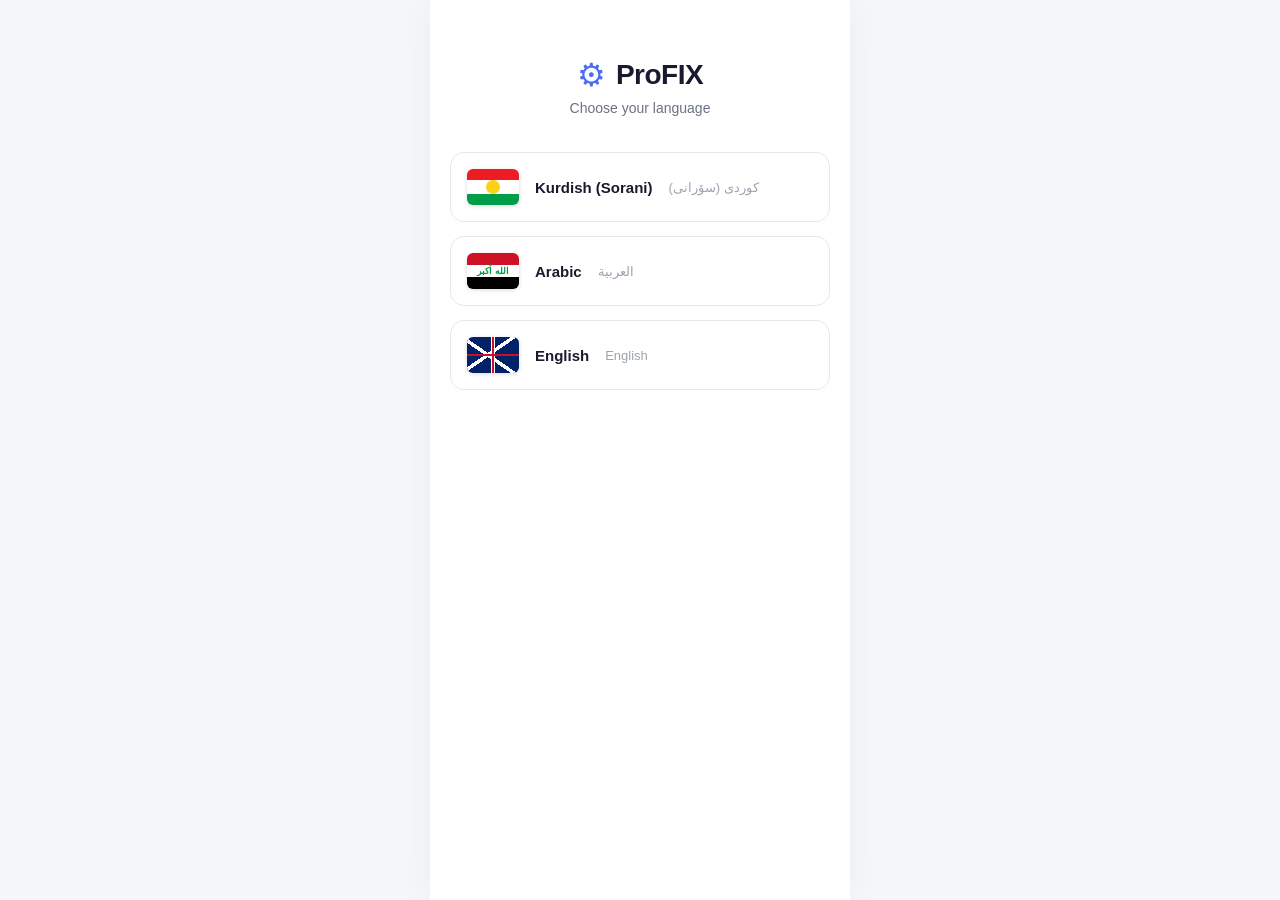
<file: index.html>
<!DOCTYPE html>
<html lang="en">
<head>
  <meta charset="UTF-8">
  <meta name="viewport" content="width=device-width, initial-scale=1.0, maximum-scale=1.0, user-scalable=no">
  <title>ProFIX</title>
  <link rel="stylesheet" href="style.css">
  <link rel="stylesheet" href="home.css">
</head>
<body>
  <div class="container">

    <!-- LANGUAGE -->
    <div id="s-language" class="screen hidden">
      <div class="header">
        <div class="logo">
          <span class="logo-icon">&#9881;</span>
          <h1 data-i18n="appName">ProFIX</h1>
        </div>
        <p class="subtitle" data-i18n="langTitle">Choose your language</p>
      </div>
      <div class="lang-grid">
        <div class="lang-card" data-lang="ku">
          <div class="flag flag-kurdish">
            <div class="flag-stripe red"></div>
            <div class="flag-stripe white"><span class="sun"></span></div>
            <div class="flag-stripe green"></div>
          </div>
          <span class="lang-name">Kurdish (Sorani)</span>
          <span class="lang-native">کوردی (سۆرانی)</span>
        </div>
        <div class="lang-card" data-lang="ar">
          <div class="flag flag-iraq">
            <div class="flag-stripe red"></div>
            <div class="flag-stripe white"><span class="takbir">الله أكبر</span></div>
            <div class="flag-stripe black"></div>
          </div>
          <span class="lang-name">Arabic</span>
          <span class="lang-native">العربية</span>
        </div>
        <div class="lang-card" data-lang="en">
          <div class="flag flag-uk">
            <div class="uk-diag"></div>
            <div class="uk-cross"></div>
            <div class="uk-red"></div>
          </div>
          <span class="lang-name">English</span>
          <span class="lang-native">English</span>
        </div>
      </div>
    </div>

    <!-- SIGNUP -->
    <div id="s-signup" class="screen hidden">
      <button class="btn-back" data-sc="language" aria-label="Back">&#8592;</button>
      <div class="header">
        <div class="logo">
          <span class="logo-icon">&#9881;</span>
          <h1 data-i18n="appName">ProFIX</h1>
        </div>
        <p class="subtitle" data-i18n="signupSubtitle">Fix it with ProFIX</p>
      </div>

      <form id="signupForm" class="signup-form" novalidate>
        <p class="step-label" data-i18n="createAccount">Create your account</p>

        <div class="input-group">
          <label data-i18n="fullName">Full Name</label>
          <input type="text" id="fn" name="fn" placeholder="John Doe" autocomplete="name">
          <span class="error-message" id="fnE"></span>
        </div>
        <div class="input-group">
          <label data-i18n="email">Email Address</label>
          <input type="email" id="em" name="em" placeholder="john@example.com" autocomplete="email">
          <span class="error-message" id="emE"></span>
        </div>
        <div class="input-group">
          <label data-i18n="phone">Phone Number <span class="whatsapp-badge">&#9900; WhatsApp</span></label>
          <input type="tel" id="ph" name="ph" placeholder="+1 555-1234" autocomplete="tel">
          <span class="error-message" id="phE"></span>
          <span class="field-note" data-i18n="whatsappNote">Must be a WhatsApp-enabled number</span>
        </div>
        <div class="input-group">
          <label data-i18n="password">Password</label>
          <input type="password" id="pw" name="pw" placeholder="Min. 6 characters" autocomplete="new-password">
          <span class="error-message" id="pwE"></span>
        </div>
        <div class="input-group">
          <label data-i18n="address">Address</label>
          <div class="address-wrapper">
            <input type="text" id="ad" name="ad" placeholder="123 Main St, City" autocomplete="street-address">
            <button type="button" id="dl" class="btn-detect" data-i18n-t="detectLocation" title="Detect location">
              <span id="li">&#9678;</span>
            </button>
          </div>
          <span class="error-message" id="adE"></span>
          <span id="ls" class="loc-status"></span>
        </div>

        <button type="submit" class="btn-primary" data-i18n="createAccountBtn">Create Account</button>

        <p class="switch-prompt">
          <span data-i18n="haveAccount">Already have an account?</span> <a href="#" data-sc="login" data-i18n="logIn">Log In</a>
        </p>
      </form>

      <div id="signupSuccess" class="success-message hidden">
        <div class="success-icon">&#10003;</div>
        <h2 data-i18n="accountCreated">Account Created!</h2>
        <p data-i18n="welcomeMsg">Welcome to ProFIX.</p>
        <button class="btn-primary" id="goHome" data-i18n="browseServices">Browse Services</button>
      </div>
    </div>

    <!-- LOGIN -->
    <div id="s-login" class="screen hidden">
      <button class="btn-back" data-sc="language" aria-label="Back">&#8592;</button>
      <div class="header">
        <div class="logo">
          <span class="logo-icon">&#9881;</span>
          <h1 data-i18n="appName">ProFIX</h1>
        </div>
        <p class="subtitle" data-i18n="welcomeBack">Welcome back</p>
      </div>

      <form id="loginForm" class="signup-form" novalidate>
        <p class="step-label" data-i18n="loginTitle">Log in to your account</p>

        <div class="input-group">
          <label data-i18n="email">Email Address</label>
          <input type="email" id="lem" name="lem" placeholder="john@example.com" autocomplete="email">
          <span class="error-message" id="lemE"></span>
        </div>

        <div class="input-group">
          <label data-i18n="password">Password</label>
          <input type="password" id="lpw" placeholder="Enter your password" autocomplete="current-password">
          <span class="error-message" id="lpwE"></span>
        </div>

        <div id="ge" class="global-error"></div>
        <div id="de" class="login-debug"></div>

        <button type="submit" class="btn-primary" data-i18n="loginBtn">Log In</button>

        <p class="switch-prompt">
          <span data-i18n="noAccount">Don't have an account?</span> <a href="#" data-sc="signup" data-i18n="signUp">Sign Up</a>
        </p>
      </form>

      <div id="loginSuccess" class="success-message hidden">
        <div class="success-icon">&#10003;</div>
        <h2 data-i18n="welcomeBackTitle">Welcome back!</h2>
        <p data-i18n="redirectMsg">Taking you to your dashboard...</p>
      </div>
    </div>

    <!-- HOME -->
    <div id="s-home" class="screen hidden">
      <header class="home-header">
        <div class="home-top">
          <h1 class="home-greeting"><span data-i18n="hello">Hello</span>, <span id="un">User</span></h1>
          <div class="home-actions">
            <a href="#" id="settingsBtn" class="btn-icon" title="Settings">&#9881;</a>
            <a href="#" id="profileBtn" class="btn-icon" data-i18n-t="profile" title="Profile">&#128100;</a>
            <a href="#" id="lo" class="btn-logout" data-i18n="logout">Logout</a>
          </div>
        </div>
        <p class="home-sub" data-i18n="homeSub">What do you need fixed today?</p>
        <div class="search-bar">
          <span class="search-icon">&#128269;</span>
          <input type="text" id="si" data-i18n-pl="searchPlaceholder" placeholder="Search services...">
        </div>
      </header>
      <section class="services-section">
        <h2 class="section-title" data-i18n="allServices">All Services</h2>
        <div class="services-grid" id="sg"></div>
      </section>
    </div>

    <!-- REQUEST -->
    <div id="s-request" class="screen hidden">
      <button class="btn-back" data-sc="subservices" aria-label="Back">&#8592;</button>
      <div class="header">
        <div class="logo">
          <span class="logo-icon">&#9881;</span>
          <h1 data-i18n="appName">ProFIX</h1>
        </div>
        <p class="subtitle" id="reqTitle">Request Service</p>
      </div>

      <form id="requestForm" class="signup-form" novalidate>
        <p class="step-label" data-i18n="reqDetails">Service Request Details</p>

        <div class="input-group">
          <label data-i18n="reqService">Service</label>
          <input type="text" id="reqService" readonly>
        </div>

        <div class="input-group" id="reqPriceGroup" style="display:none;">
          <label data-i18n="reqPrice">Price</label>
          <input type="text" id="reqPrice" readonly style="font-weight:700;color:#16a34a;">
          <span class="field-note" id="reqPriceNote" data-i18n="priceNote">This price covers labor only, not materials or parts.</span>
        </div>

        <div class="input-group">
          <label data-i18n="reqDesc">Describe the issue <span class="required">*</span></label>
          <textarea id="reqDesc" rows="4" placeholder="Describe what needs to be fixed..."></textarea>
          <span class="error-message" id="reqDescE"></span>
        </div>

        <div class="input-group">
          <label data-i18n="reqImage">Attach an image <span class="required">*</span></label>
          <div class="file-wrapper">
            <input type="file" id="reqImage" accept="image/*" capture="environment">
            <label for="reqImage" class="btn-file" data-i18n="chooseFile">Choose Image</label>
            <span id="reqImageName" class="file-name"></span>
          </div>
          <span class="error-message" id="reqImageE"></span>
        </div>

        <div class="input-group">
          <label data-i18n="fullName">Full Name</label>
          <input type="text" id="reqName" readonly>
        </div>

        <div class="input-group">
          <label data-i18n="phone">Phone Number</label>
          <input type="tel" id="reqPhone" readonly>
        </div>

        <div class="input-group">
          <label data-i18n="address">Location</label>
          <div class="address-wrapper">
            <input type="text" id="reqAddr" readonly>
            <button type="button" id="reqDL" class="btn-detect" data-i18n-t="detectLocation" title="Detect location">
              <span id="reqLI">&#9678;</span>
            </button>
          </div>
          <span id="reqLS" class="loc-status"></span>
        </div>

        <button type="submit" class="btn-primary" data-i18n="sendRequest">Send Request</button>
      </form>

      <div id="requestSuccess" class="success-message hidden">
        <div class="success-icon">&#10003;</div>
        <h2 data-i18n="reqSent">Request Sent!</h2>
        <p data-i18n="reqSentMsg">Your request has been submitted. A provider will contact you soon.</p>
        <button class="btn-primary" id="reqBackHome" data-i18n="backHome">Back to Home</button>
      </div>
    </div>

    <!-- SUB-SERVICES -->
    <div id="s-subservices" class="screen hidden">
      <button class="btn-back" data-sc="home" aria-label="Back">&#8592;</button>
      <div class="header">
        <div class="logo">
          <span class="logo-icon">&#9881;</span>
          <h1 data-i18n="appName">ProFIX</h1>
        </div>
        <p class="subtitle" id="ssTitle">Service</p>
      </div>
      <div class="subservices-grid" id="ssg"></div>
    </div>

    <!-- PROFILE -->
    <div id="s-profile" class="screen hidden">
      <button class="btn-back" data-sc="home" aria-label="Back">&#8592;</button>
      <div class="header">
        <div class="logo">
          <span class="logo-icon">&#9881;</span>
          <h1 data-i18n="appName">ProFIX</h1>
        </div>
        <p class="subtitle" data-i18n="profileTitle">My Profile</p>
      </div>

      <div class="profile-avatar" id="pa">JD</div>

      <form id="profileForm" class="signup-form" novalidate>
        <div class="input-group">
          <label data-i18n="fullName">Full Name</label>
          <input type="text" id="pf" name="pf">
          <span class="error-message" id="pfE"></span>
        </div>
        <div class="input-group">
          <label data-i18n="email">Email Address</label>
          <input type="email" id="pe" name="pe">
          <span class="error-message" id="peE"></span>
        </div>
        <div class="input-group">
          <label data-i18n="phone">Phone Number</label>
          <input type="tel" id="pp" name="pp">
          <span class="error-message" id="ppE"></span>
        </div>
        <div class="input-group">
          <label data-i18n="address">Address</label>
          <input type="text" id="pda" name="pda">
          <span class="error-message" id="pdaE"></span>
        </div>

        <button type="submit" class="btn-primary" data-i18n="saveBtn">Save Changes</button>
      </form>
    </div>

    <!-- SETTINGS -->
    <div id="s-settings" class="screen hidden">
      <button class="btn-back" data-sc="home" aria-label="Back">&#8592;</button>
      <div class="header">
        <div class="logo">
          <span class="logo-icon">&#9881;</span>
          <h1 data-i18n="appName">ProFIX</h1>
        </div>
        <p class="subtitle" data-i18n="settingsTitle">Settings</p>
      </div>

      <div class="settings-section">
        <h3 class="settings-label" data-i18n="languageLabel">Language</h3>
        <div class="settings-lang-list">
          <div class="settings-lang-item" data-lang="ku">
            <span class="settings-lang-name">Kurdish (Sorani)</span>
            <span class="settings-check">&#10003;</span>
          </div>
          <div class="settings-lang-item" data-lang="ar">
            <span class="settings-lang-name">Arabic</span>
            <span class="settings-check">&#10003;</span>
          </div>
          <div class="settings-lang-item" data-lang="en">
            <span class="settings-lang-name">English</span>
            <span class="settings-check">&#10003;</span>
          </div>
        </div>
      </div>

      <div class="settings-section">
        <h3 class="settings-label" data-i18n="aboutLabel">About</h3>
        <p class="settings-about" data-i18n="aboutText">ProFIX v1.0 — Service Marketplace Simulator</p>
      </div>
    </div>

  </div>

  <script src="app.js?v=2"></script>
</body>
</html>
</file>
<file: style.css>
* {
  margin: 0;
  padding: 0;
  box-sizing: border-box;
}

body {
  font-family: -apple-system, BlinkMacSystemFont, 'Segoe UI', Roboto, Oxygen, Ubuntu, sans-serif;
  background: #f5f7fa;
  color: #1a1a2e;
  min-height: 100vh;
  display: flex;
  align-items: center;
  justify-content: center;
}

/* ===== Language Selector ===== */
.btn-back {
  position: absolute;
  top: 20px;
  left: 16px;
  width: 36px;
  height: 36px;
  border: 1.5px solid #e5e7eb;
  border-radius: 10px;
  background: #fff;
  font-size: 18px;
  cursor: pointer;
  display: flex;
  align-items: center;
  justify-content: center;
  color: #374151;
  transition: border-color 0.2s, background 0.2s;
  z-index: 10;
}

.btn-back:hover {
  border-color: #4a6cf7;
  background: #f8f9ff;
}

.btn-back:active {
  background: #eef2ff;
  transform: scale(0.95);
}
.lang-grid {
  display: flex;
  flex-direction: column;
  gap: 14px;
  padding: 8px 0;
}

.lang-card {
  display: flex;
  align-items: center;
  gap: 16px;
  padding: 16px;
  border: 1.5px solid #e5e7eb;
  border-radius: 14px;
  cursor: pointer;
  transition: border-color 0.2s, box-shadow 0.2s, background 0.2s;
}

.lang-card:hover {
  border-color: #4a6cf7;
  box-shadow: 0 4px 12px rgba(74, 108, 247, 0.08);
  background: #f8f9ff;
}

.lang-card:active {
  transform: scale(0.98);
}

.lang-card .lang-name {
  font-size: 15px;
  font-weight: 600;
  color: #1a1a2e;
}

.lang-card .lang-native {
  font-size: 13px;
  color: #9ca3af;
  direction: rtl;
}

.lang-card .flag {
  width: 52px;
  min-width: 52px;
  height: 36px;
  border-radius: 6px;
  overflow: hidden;
  box-shadow: 0 1px 4px rgba(0,0,0,0.15);
  position: relative;
}

/* Kurdish flag: red, white, green */
.flag-kurdish {
  display: flex;
  flex-direction: column;
}
.flag-kurdish .flag-stripe { flex: 1; }
.flag-kurdish .flag-stripe.red { background: #ED1C24; }
.flag-kurdish .flag-stripe.white { background: #ffffff; display: flex; align-items: center; justify-content: center; }
.flag-kurdish .flag-stripe.green { background: #009E49; }
.flag-kurdish .sun {
  width: 14px;
  height: 14px;
  background: #FCD116;
  border-radius: 50%;
}

/* Iraq flag: red, white, black */
.flag-iraq {
  display: flex;
  flex-direction: column;
}
.flag-iraq .flag-stripe { flex: 1; }
.flag-iraq .flag-stripe.red { background: #CE1126; }
.flag-iraq .flag-stripe.white { background: #ffffff; display: flex; align-items: center; justify-content: center; }
.flag-iraq .flag-stripe.black { background: #000000; }
.flag-iraq .takbir {
  font-size: 9px;
  font-weight: bold;
  color: #009A44;
}

/* UK flag: Union Jack */
.flag-uk {
  background: #012169;
}
.flag-uk .uk-diag {
  position: absolute;
  top: 0; right: 0; bottom: 0; left: 0;
  pointer-events: none;
  background:
    linear-gradient(to top right, transparent 42%, #fff 42%, #fff 48%, transparent 48%),
    linear-gradient(to bottom right, transparent 42%, #fff 42%, #fff 48%, transparent 48%),
    linear-gradient(to top right, transparent 44%, #C8102E 44%, #C8102E 46%, transparent 46%),
    linear-gradient(to bottom right, transparent 44%, #C8102E 44%, #C8102E 46%, transparent 46%);
}
.flag-uk .uk-cross {
  position: absolute;
  top: 0; right: 0; bottom: 0; left: 0;
  pointer-events: none;
  background:
    linear-gradient(90deg, transparent 46%, #fff 46%, #fff 54%, transparent 54%),
    linear-gradient(0deg, transparent 46%, #fff 46%, #fff 54%, transparent 54%);
}
.flag-uk .uk-red {
  position: absolute;
  top: 0; right: 0; bottom: 0; left: 0;
  pointer-events: none;
  background:
    linear-gradient(90deg, transparent 48%, #C8102E 48%, #C8102E 52%, transparent 52%),
    linear-gradient(0deg, transparent 48%, #C8102E 48%, #C8102E 52%, transparent 52%);
}

.screen.hidden {
  display: none;
}

.screen {
  position: relative;
}

.container {
  width: 100%;
  max-width: 420px;
  margin: 0 auto;
  padding: 24px 20px;
  min-height: 100vh;
  background: #ffffff;
  box-shadow: 0 0 40px rgba(0,0,0,0.05);
}

.header {
  text-align: center;
  padding: 32px 0 28px;
}

.logo {
  display: flex;
  align-items: center;
  justify-content: center;
  gap: 10px;
}

.logo-icon {
  font-size: 32px;
  color: #4a6cf7;
}

.logo h1 {
  font-size: 28px;
  font-weight: 700;
  color: #1a1a2e;
  letter-spacing: -0.5px;
}

.subtitle {
  color: #6b7280;
  font-size: 14px;
  margin-top: 6px;
}

.progress-bar {
  width: 100%;
  height: 4px;
  background: #e5e7eb;
  border-radius: 4px;
  margin-bottom: 8px;
  overflow: hidden;
}

.progress-fill {
  width: 100%;
  height: 100%;
  background: #4a6cf7;
  border-radius: 4px;
  transition: width 0.3s ease;
}

.step-label {
  font-size: 12px;
  color: #9ca3af;
  margin-bottom: 20px;
  text-transform: uppercase;
  letter-spacing: 0.5px;
}

.signup-form {
  display: flex;
  flex-direction: column;
  gap: 18px;
}

.input-group {
  display: flex;
  flex-direction: column;
  gap: 5px;
}

.input-group label {
  font-size: 13px;
  font-weight: 600;
  color: #374151;
}

.input-group input {
  width: 100%;
  padding: 14px 16px;
  border: 1.5px solid #d1d5db;
  border-radius: 10px;
  font-size: 15px;
  background: #f9fafb;
  color: #1a1a2e;
  outline: none;
  transition: border-color 0.2s, box-shadow 0.2s;
}

.input-group input:read-only {
  background: #f0f1f3;
  color: #4b5563;
}

.input-group textarea {
  width: 100%;
  padding: 14px 16px;
  border: 1.5px solid #d1d5db;
  border-radius: 10px;
  font-size: 15px;
  background: #f9fafb;
  color: #1a1a2e;
  outline: none;
  font-family: inherit;
  resize: vertical;
  transition: border-color 0.2s, box-shadow 0.2s;
}

.input-group textarea:focus {
  border-color: #4a6cf7;
  box-shadow: 0 0 0 3px rgba(74, 108, 247, 0.12);
  background: #ffffff;
}

.input-group textarea.error {
  border-color: #ef4444;
  background: #fef2f2;
}

.file-wrapper {
  display: flex;
  align-items: center;
  gap: 10px;
}

.file-wrapper input[type="file"] {
  display: none;
}

.btn-file {
  display: inline-block;
  padding: 12px 20px;
  background: #eef2ff;
  color: #4a6cf7;
  border: 1.5px solid #d1d5db;
  border-radius: 10px;
  font-size: 14px;
  font-weight: 600;
  cursor: pointer;
  transition: background 0.2s, border-color 0.2s;
}

.btn-file:hover {
  background: #dde4ff;
  border-color: #4a6cf7;
}

.file-name {
  font-size: 13px;
  color: #6b7280;
  overflow: hidden;
  text-overflow: ellipsis;
  white-space: nowrap;
  max-width: 180px;
}

.required {
  color: #ef4444;
}

.input-group input:focus {
  border-color: #4a6cf7;
  box-shadow: 0 0 0 3px rgba(74, 108, 247, 0.12);
  background: #ffffff;
}

.input-group input::placeholder {
  color: #9ca3af;
}

.input-group input.error {
  border-color: #ef4444;
  background: #fef2f2;
}

.address-wrapper {
  display: flex;
  gap: 8px;
  align-items: stretch;
}

.address-wrapper input {
  flex: 1;
}

.btn-detect {
  width: 48px;
  min-width: 48px;
  background: #eef2ff;
  border: 1.5px solid #d1d5db;
  border-radius: 10px;
  cursor: pointer;
  display: flex;
  align-items: center;
  justify-content: center;
  font-size: 20px;
  color: #4a6cf7;
  transition: background 0.2s, border-color 0.2s;
}

.btn-detect:hover {
  background: #dde4ff;
  border-color: #4a6cf7;
}

.btn-detect:active {
  background: #c7d2fe;
}

.btn-detect.loading {
  pointer-events: none;
  opacity: 0.6;
}

.loc-status {
  font-size: 12px;
  color: #6b7280;
  min-height: 16px;
}

.loc-status.success {
  color: #16a34a;
}

.loc-status.error {
  color: #ef4444;
}

.whatsapp-badge {
  display: inline-block;
  background: #dcfce7;
  color: #16a34a;
  font-size: 11px;
  font-weight: 600;
  padding: 2px 8px;
  border-radius: 12px;
  letter-spacing: 0.3px;
}

.field-note {
  font-size: 11px;
  color: #9ca3af;
  margin-top: -2px;
}

.global-error {
  font-size: 14px;
  color: #ef4444;
  background: #fef2f2;
  padding: 10px 14px;
  border-radius: 8px;
  text-align: center;
  min-height: 0;
}

.global-error:empty {
  display: none;
}

.login-debug {
  font-size: 12px;
  color: #6b7280;
  text-align: center;
  padding: 6px 10px;
  background: #f3f4f6;
  border-radius: 8px;
}

.login-debug:empty {
  display: none;
}

.error-message {
  font-size: 12px;
  color: #ef4444;
  min-height: 16px;
}

.btn-primary {
  width: 100%;
  padding: 16px;
  background: #4a6cf7;
  color: #ffffff;
  border: none;
  border-radius: 10px;
  font-size: 16px;
  font-weight: 600;
  cursor: pointer;
  transition: background 0.2s, transform 0.1s;
  margin-top: 4px;
}

.btn-primary:hover {
  background: #3b5de7;
}

.btn-primary:active {
  transform: scale(0.98);
}

.btn-primary:disabled {
  background: #a5b4fc;
  cursor: not-allowed;
}

.login-prompt {
  text-align: center;
  font-size: 14px;
  color: #6b7280;
  margin-top: 4px;
}

.login-prompt a {
  color: #4a6cf7;
  text-decoration: none;
  font-weight: 600;
}

/* ===== Home Actions ===== */
.home-actions {
  display: flex;
  align-items: center;
  gap: 8px;
}

.btn-icon {
  width: 36px;
  height: 36px;
  border: 1.5px solid #e5e7eb;
  border-radius: 10px;
  display: flex;
  align-items: center;
  justify-content: center;
  font-size: 18px;
  text-decoration: none;
  color: #374151;
  transition: border-color 0.2s, background 0.2s;
}

.btn-icon:hover {
  border-color: #4a6cf7;
  background: #f8f9ff;
}

/* ===== Profile ===== */
/* ===== Settings ===== */
.settings-section {
  padding: 8px 0;
}

.settings-label {
  font-size: 13px;
  font-weight: 600;
  color: #9ca3af;
  text-transform: uppercase;
  letter-spacing: 0.5px;
  margin-bottom: 10px;
}

.settings-lang-item {
  display: flex;
  justify-content: space-between;
  align-items: center;
  padding: 14px 16px;
  border: 1.5px solid #e5e7eb;
  border-radius: 10px;
  margin-bottom: 8px;
  cursor: pointer;
  transition: border-color 0.2s, background 0.2s;
}

.settings-lang-item:hover {
  border-color: #4a6cf7;
  background: #f8f9ff;
}

.settings-lang-item:active {
  transform: scale(0.98);
}

.settings-lang-item.active {
  border-color: #4a6cf7;
  background: #eef2ff;
}

.settings-lang-name {
  font-size: 15px;
  color: #1a1a2e;
  font-weight: 500;
}

.settings-check {
  color: #4a6cf7;
  font-size: 16px;
  display: none;
}

.settings-lang-item.active .settings-check {
  display: inline;
}

.settings-about {
  font-size: 14px;
  color: #6b7280;
  line-height: 1.5;
  padding: 4px 0;
}

.success-message {
  display: none;
  flex-direction: column;
  align-items: center;
  justify-content: center;
  padding: 40px 20px;
  text-align: center;
  gap: 12px;
}

.success-message.hidden {
  display: none;
}

.success-message:not(.hidden) {
  display: flex;
}

.success-icon {
  width: 72px;
  height: 72px;
  background: #dcfce7;
  color: #16a34a;
  border-radius: 50%;
  display: flex;
  align-items: center;
  justify-content: center;
  font-size: 32px;
  font-weight: bold;
  margin-bottom: 8px;
}

.success-message h2 {
  font-size: 22px;
  color: #1a1a2e;
}

.success-message p {
  color: #6b7280;
  font-size: 15px;
  line-height: 1.5;
}
</file>
<file: home.css>
.home-header {
  padding: 20px 0 16px;
}

.home-top {
  display: flex;
  justify-content: space-between;
  align-items: center;
}

.home-greeting {
  font-size: 20px;
  font-weight: 700;
  color: #1a1a2e;
}

.home-greeting span {
  color: #4a6cf7;
}

.btn-logout {
  font-size: 13px;
  color: #ef4444;
  text-decoration: none;
  font-weight: 600;
  padding: 6px 14px;
  border: 1.5px solid #fca5a5;
  border-radius: 8px;
  transition: background 0.2s;
}

.btn-logout:hover {
  background: #fef2f2;
}

.home-sub {
  color: #6b7280;
  font-size: 14px;
  margin-top: 4px;
}

.search-bar {
  display: flex;
  align-items: center;
  background: #f3f4f6;
  border-radius: 10px;
  padding: 0 14px;
  margin-top: 16px;
  border: 1.5px solid transparent;
  transition: border-color 0.2s, background 0.2s;
}

.search-bar:focus-within {
  border-color: #4a6cf7;
  background: #ffffff;
}

.search-icon {
  font-size: 16px;
  margin-right: 10px;
  color: #9ca3af;
}

.search-bar input {
  flex: 1;
  border: none;
  background: transparent;
  padding: 14px 0;
  font-size: 15px;
  outline: none;
  color: #1a1a2e;
}

.search-bar input::placeholder {
  color: #9ca3af;
}

.services-section {
  padding-top: 24px;
}

.section-title {
  font-size: 18px;
  font-weight: 700;
  color: #1a1a2e;
  margin-bottom: 14px;
}

.subservices-grid {
  display: grid;
  grid-template-columns: 1fr;
  gap: 10px;
}

.services-grid {
  display: grid;
  grid-template-columns: 1fr 1fr;
  gap: 12px;
}

.service-card {
  background: #ffffff;
  border: 1.5px solid #e5e7eb;
  border-radius: 14px;
  padding: 20px 14px 16px;
  text-align: center;
  cursor: pointer;
  transition: border-color 0.2s, box-shadow 0.2s, transform 0.1s;
}

.service-card:hover {
  border-color: #4a6cf7;
  box-shadow: 0 4px 12px rgba(74, 108, 247, 0.08);
}

.service-card:active {
  transform: scale(0.97);
}

.service-card .card-icon {
  font-size: 36px;
  margin-bottom: 10px;
}

.service-card h3 {
  font-size: 14px;
  font-weight: 600;
  color: #1a1a2e;
  margin-bottom: 4px;
}

.service-card p {
  font-size: 12px;
  color: #6b7280;
}

.card-price {
  display: block;
  margin-top: 8px;
  font-size: 15px;
  font-weight: 700;
  color: #16a34a;
}

.no-results {
  grid-column: 1 / -1;
  text-align: center;
  color: #9ca3af;
  padding: 40px 0;
  font-size: 14px;
}
</file>
